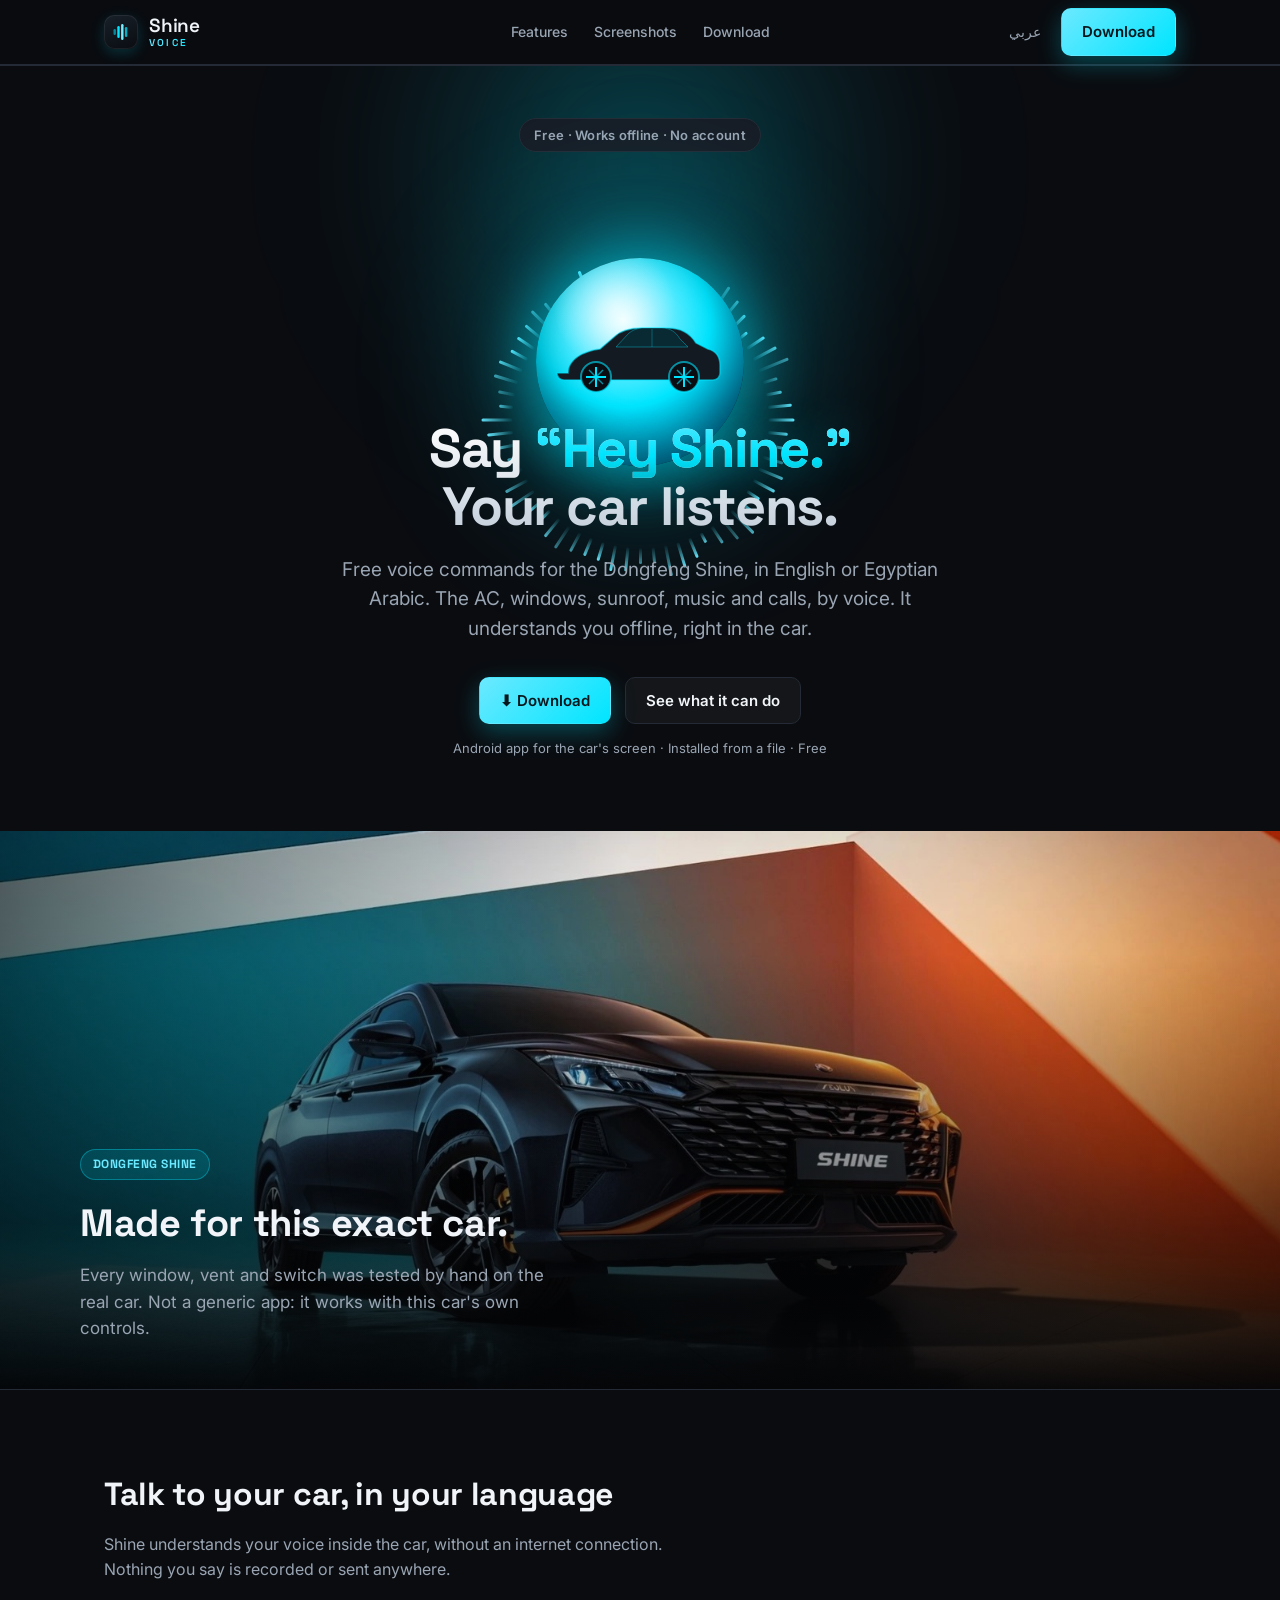
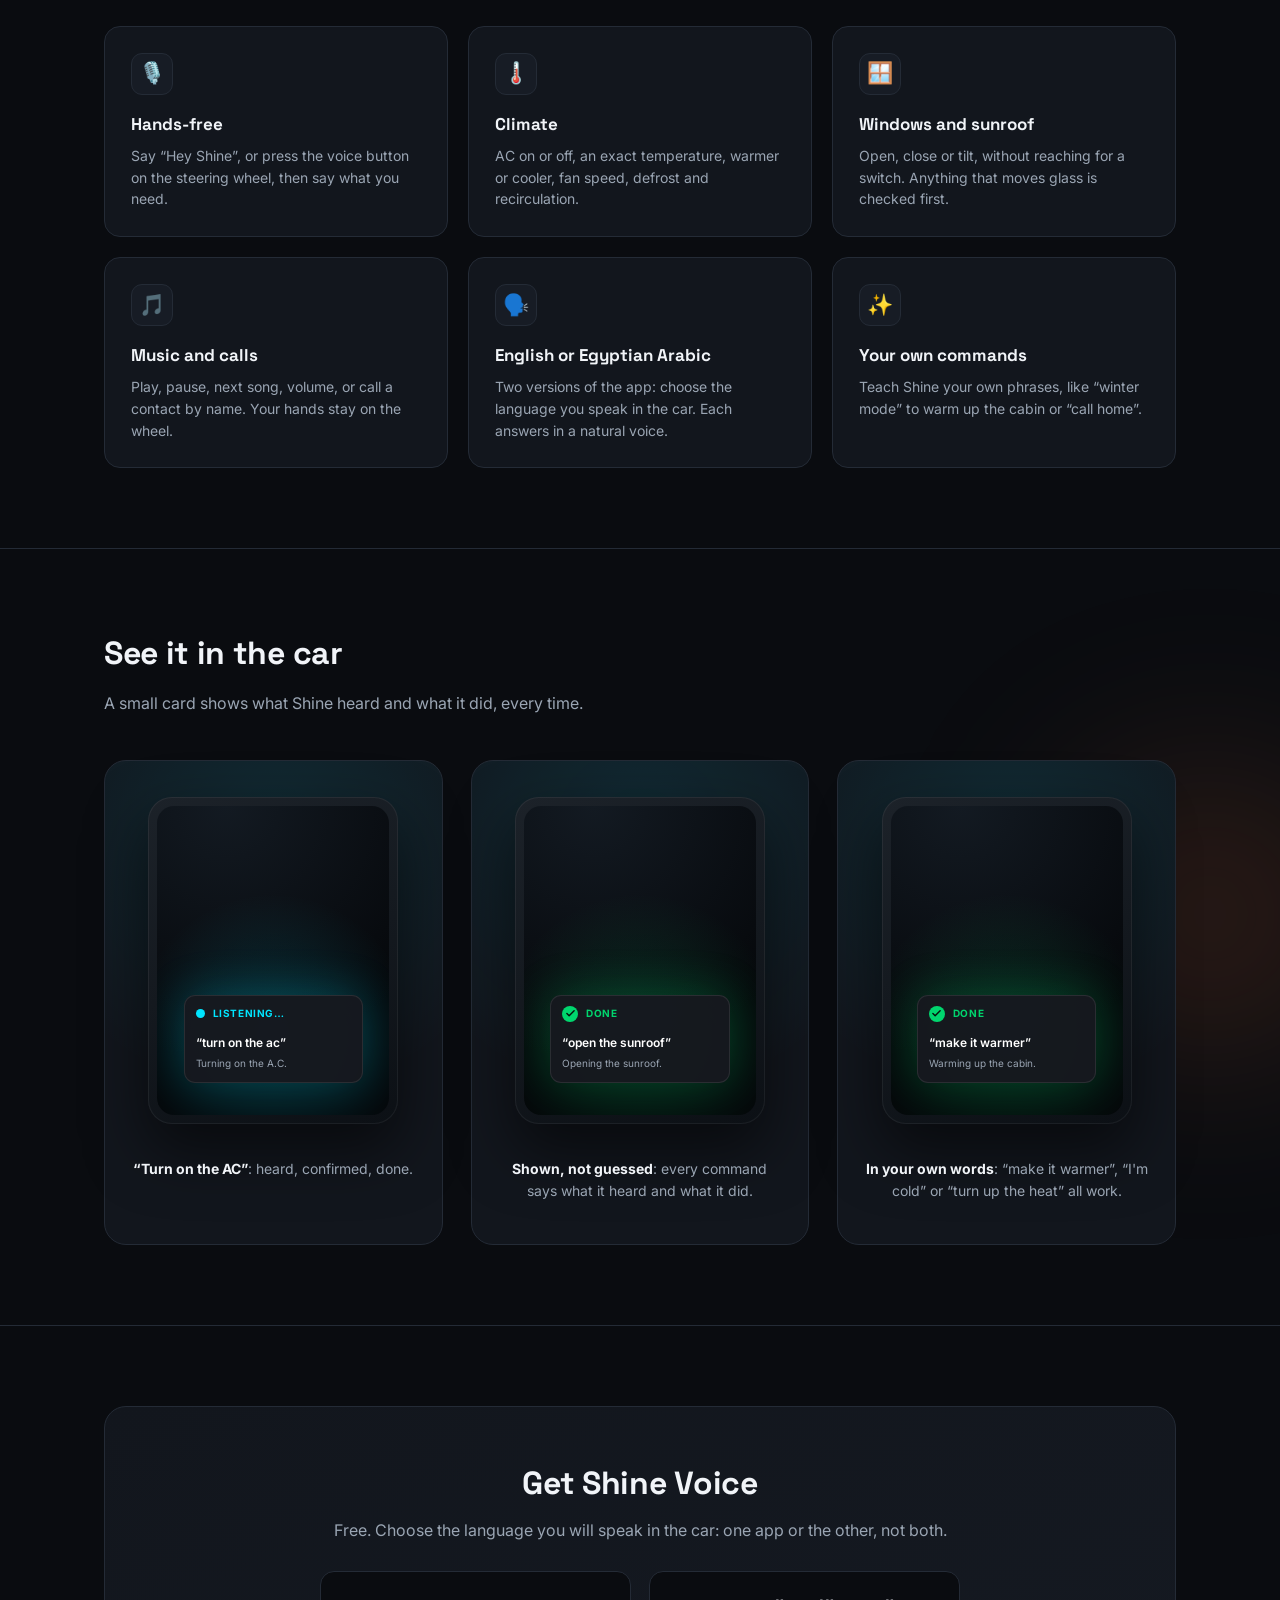
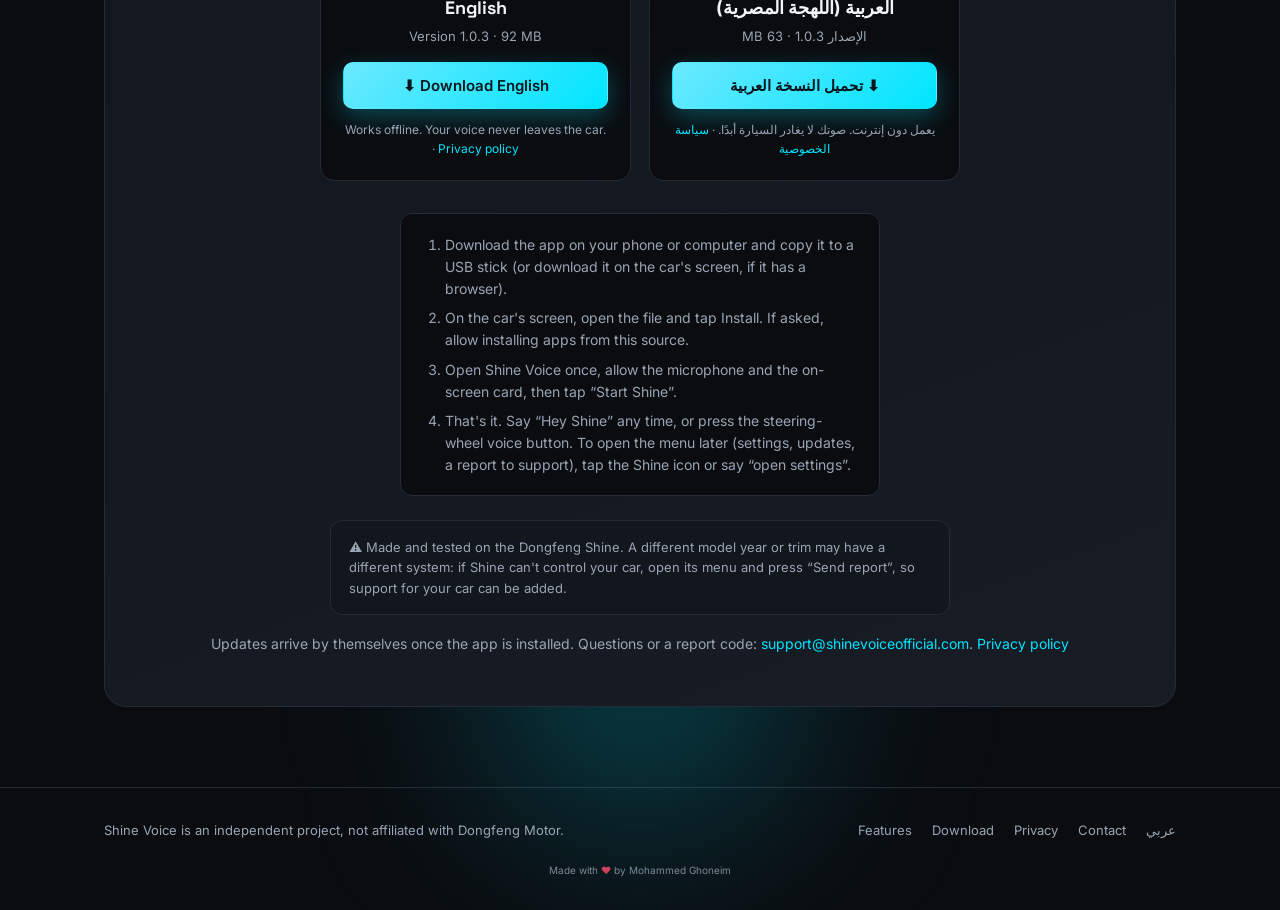
<file: index.html>
<!DOCTYPE html>
<html lang="en">
<head>
<meta charset="UTF-8">
<meta name="viewport" content="width=device-width, initial-scale=1.0">
<title>Shine Voice — Voice commands for the Dongfeng Shine</title>
<meta name="description" content="Free voice commands for the Dongfeng Shine, in English or Egyptian Arabic. Say “Hey Shine” to control the AC, windows, sunroof, music and calls. Works offline.">
<link rel="icon" href="favicon.ico" sizes="any">
<link rel="icon" type="image/png" sizes="32x32" href="assets/icons/favicon-32.png">
<link rel="icon" type="image/png" sizes="192x192" href="assets/icons/icon-192.png">
<link rel="apple-touch-icon" href="assets/icons/apple-touch-icon.png">
<link rel="preconnect" href="https://fonts.googleapis.com">
<link rel="preconnect" href="https://fonts.gstatic.com" crossorigin>
<link href="https://fonts.googleapis.com/css2?family=Space+Grotesk:wght@500;600;700&family=Inter:wght@400;500;600&display=swap" rel="stylesheet">
<link rel="stylesheet" href="style.css?v=6">
</head>
<body>

<header class="nav">
  <div class="wrap">
    <div class="brand">
      <span class="brand-mark">
        <svg width="16" height="16" viewBox="0 0 16 16" fill="none">
          <rect x="0.5" y="5" width="2.4" height="6" rx="1.2" fill="#00e5ff" opacity="0.55"/>
          <rect x="4.3" y="2" width="2.4" height="12" rx="1.2" fill="#00e5ff"/>
          <rect x="8.1" y="0" width="2.4" height="16" rx="1.2" fill="#79edff"/>
          <rect x="11.9" y="3" width="2.4" height="10" rx="1.2" fill="#00e5ff" opacity="0.75"/>
        </svg>
      </span>
      <span class="brand-word"><span class="w1">Shine</span><span class="w2">VOICE</span></span>
    </div>
    <nav class="links">
      <a href="#features">Features</a>
      <a href="#screenshots">Screenshots</a>
      <a href="#download">Download</a>
    </nav>
    <div>
      <a href="ar.html" class="lang-link" lang="ar">عربي</a>
      <a href="#download" class="btn btn-primary">Download</a>
    </div>
  </div>
</header>

<section class="hero">
  <div class="glow glow-cyan" style="width:520px;height:520px;top:-160px;left:50%;transform:translateX(-50%);"></div>
  <div class="wrap">
    <span class="eyebrow">Free · Works offline · No account</span>

    <div class="hero-visual">
      <div class="gram-ring" id="gram-ring"></div>
      <div class="orb"></div>
      <div class="car-wrap car-bob">
        <svg width="180" height="76" viewBox="0 0 180 76" fill="none" xmlns="http://www.w3.org/2000/svg">
          <path d="M18,54 C18,40 34,32 50,30 L64,18 C70,12 80,9 92,9 L118,9 C130,9 140,14 146,24 L158,30
                   C166,32 170,38 170,46 L170,54 C170,58 167,61 163,61 L14,61 C10,61 7,58 7,54 Z"
                fill="#141a22" stroke="rgba(0,229,255,0.55)" stroke-width="1.5"/>
          <path d="M66,28 L78,15 C82,11 88,9 94,9 L112,9 C120,9 126,13 130,20 L138,28 Z"
                fill="#0a2a33" stroke="rgba(0,229,255,0.35)" stroke-width="1"/>
          <line x1="102" y1="10" x2="102" y2="28" stroke="rgba(0,229,255,0.3)" stroke-width="1"/>
          <g transform="translate(46,58)">
            <circle r="15" fill="#0a0d12" stroke="rgba(0,229,255,0.6)" stroke-width="2"/>
            <g class="wheel">
              <line x1="0" y1="-10" x2="0" y2="10" stroke="#00e5ff" stroke-width="2"/>
              <line x1="-10" y1="0" x2="10" y2="0" stroke="#00e5ff" stroke-width="2"/>
              <line x1="-7" y1="-7" x2="7" y2="7" stroke="#00e5ff" stroke-width="1.4" opacity="0.6"/>
              <line x1="-7" y1="7" x2="7" y2="-7" stroke="#00e5ff" stroke-width="1.4" opacity="0.6"/>
            </g>
          </g>
          <g transform="translate(134,58)">
            <circle r="15" fill="#0a0d12" stroke="rgba(0,229,255,0.6)" stroke-width="2"/>
            <g class="wheel">
              <line x1="0" y1="-10" x2="0" y2="10" stroke="#00e5ff" stroke-width="2"/>
              <line x1="-10" y1="0" x2="10" y2="0" stroke="#00e5ff" stroke-width="2"/>
              <line x1="-7" y1="-7" x2="7" y2="7" stroke="#00e5ff" stroke-width="1.4" opacity="0.6"/>
              <line x1="-7" y1="7" x2="7" y2="-7" stroke="#00e5ff" stroke-width="1.4" opacity="0.6"/>
            </g>
          </g>
        </svg>
      </div>
    </div>

    <h1>Say <span class="accent">“Hey Shine.”</span><br>Your car listens.</h1>
    <p class="lead">
      Free voice commands for the Dongfeng Shine, in English or Egyptian Arabic. The AC, windows,
      sunroof, music and calls, by voice. It understands you offline, right in the car.
    </p>
    <div class="cta">
      <a href="#download" class="btn btn-primary">⬇ Download</a>
      <a href="#features" class="btn btn-ghost">See what it can do</a>
    </div>
    <p class="hint">Android app for the car's screen · Installed from a file · Free</p>
  </div>
</section>

<script>
  (function () {
    var ring = document.getElementById('gram-ring');
    var n = 64, radius = 128;
    for (var i = 0; i < n; i++) {
      var bar = document.createElement('div');
      bar.className = 'gram-bar';
      var angle = (360 / n) * i;
      var h = 10 + Math.round(16 * Math.abs(Math.sin(i * 0.7))) + (i % 6 === 0 ? 8 : 0);
      bar.style.height = h + 'px';
      bar.style.opacity = (0.4 + 0.6 * Math.abs(Math.sin(i * 0.5))).toFixed(2);
      bar.style.transform = 'rotate(' + angle + 'deg) translateY(-' + radius + 'px)';
      ring.appendChild(bar);
    }
  })();
</script>

<div class="banner">
  <img src="assets/car-front-studio.jpg" alt="Dongfeng Shine, studio shot">
  <div class="scrim"></div>
  <div class="content">
    <div class="inner">
      <span class="tag">Dongfeng Shine</span>
      <h2>Made for this exact car.</h2>
      <p>Every window, vent and switch was tested by hand on the real car. Not a generic app:
         it works with this car's own controls.</p>
    </div>
  </div>
</div>

<section id="features">
  <div class="wrap">
    <h2>Talk to your car, in your language</h2>
    <p class="section-lead">
      Shine understands your voice inside the car, without an internet connection. Nothing you say is
      recorded or sent anywhere.
    </p>
    <div class="features">
      <div class="feature">
        <div class="icon">🎙️</div>
        <h3>Hands-free</h3>
        <p>Say “Hey Shine”, or press the voice button on the steering wheel, then say what you need.</p>
      </div>
      <div class="feature">
        <div class="icon">🌡️</div>
        <h3>Climate</h3>
        <p>AC on or off, an exact temperature, warmer or cooler, fan speed, defrost and recirculation.</p>
      </div>
      <div class="feature">
        <div class="icon">🪟</div>
        <h3>Windows and sunroof</h3>
        <p>Open, close or tilt, without reaching for a switch. Anything that moves glass is checked first.</p>
      </div>
      <div class="feature">
        <div class="icon">🎵</div>
        <h3>Music and calls</h3>
        <p>Play, pause, next song, volume, or call a contact by name. Your hands stay on the wheel.</p>
      </div>
      <div class="feature">
        <div class="icon">🗣️</div>
        <h3>English or Egyptian Arabic</h3>
        <p>Two versions of the app: choose the language you speak in the car. Each answers in a natural voice.</p>
      </div>
      <div class="feature">
        <div class="icon">✨</div>
        <h3>Your own commands</h3>
        <p>Teach Shine your own phrases, like “winter mode” to warm up the cabin or “call home”.</p>
      </div>
    </div>
  </div>
</section>

<section id="screenshots">
  <div class="glow glow-amber" style="width:420px;height:420px;top:20%;right:-140px;"></div>
  <div class="wrap">
    <h2>See it in the car</h2>
    <p class="section-lead">A small card shows what Shine heard and what it did, every time.</p>

    <div class="screens">
      <div class="device-stage">
        <div class="device-mock">
          <div class="screen">
            <div class="device-card">
              <div class="row"><span class="pulse"></span><span class="status">Listening…</span></div>
              <div class="heard">“turn on the ac”</div>
              <div class="reply">Turning on the A.C.</div>
            </div>
          </div>
        </div>
        <p class="device-caption"><b>“Turn on the AC”</b>: heard, confirmed, done.</p>
      </div>
      <div class="device-stage">
        <div class="device-mock done">
          <div class="screen">
            <div class="device-card done">
              <div class="row">
                <span class="check"><svg viewBox="0 0 10 8" fill="none"><path d="M1 4L3.5 6.5L9 1" stroke="#05130b" stroke-width="1.6" stroke-linecap="round" stroke-linejoin="round"/></svg></span>
                <span class="status">Done</span>
              </div>
              <div class="heard">“open the sunroof”</div>
              <div class="reply">Opening the sunroof.</div>
            </div>
          </div>
        </div>
        <p class="device-caption"><b>Shown, not guessed</b>: every command says what it heard and what it did.</p>
      </div>
      <div class="device-stage">
        <div class="device-mock done">
          <div class="screen">
            <div class="device-card done">
              <div class="row">
                <span class="check"><svg viewBox="0 0 10 8" fill="none"><path d="M1 4L3.5 6.5L9 1" stroke="#05130b" stroke-width="1.6" stroke-linecap="round" stroke-linejoin="round"/></svg></span>
                <span class="status">Done</span>
              </div>
              <div class="heard">“make it warmer”</div>
              <div class="reply">Warming up the cabin.</div>
            </div>
          </div>
        </div>
        <p class="device-caption"><b>In your own words</b>: “make it warmer”, “I'm cold” or “turn up the heat” all work.</p>
      </div>
    </div>
  </div>
</section>

<section id="download">
  <div class="glow glow-cyan" style="width:460px;height:460px;bottom:-120px;left:50%;transform:translateX(-50%);"></div>
  <div class="wrap">
    <div class="download-panel">
      <h2>Get Shine Voice</h2>
      <p>Free. Choose the language you will speak in the car: one app or the other, not both.</p>

      <div class="dl-grid">
        <div class="dl-card">
          <h3>English</h3>
          <p class="meta" id="en-meta">Loading…</p>
          <a href="#" id="en-link" class="btn btn-primary">⬇ Download English</a>
          <p class="dl-note">Works offline. Your voice never leaves the car. · <a href="privacy.html">Privacy policy</a></p>
        </div>
        <div class="dl-card" lang="ar" dir="rtl">
          <h3>العربية (اللهجة المصرية)</h3>
          <p class="meta" id="ar-meta">…</p>
          <a href="#" id="ar-link" class="btn btn-primary">⬇ تحميل النسخة العربية</a>
          <p class="dl-note">يعمل دون إنترنت. صوتك لا يغادر السيارة أبدًا. · <a href="privacy.html#ar">سياسة الخصوصية</a></p>
        </div>
      </div>

      <div class="install-steps">
        <ol>
          <li>Download the app on your phone or computer and copy it to a USB stick (or download it on the car's screen, if it has a browser).</li>
          <li>On the car's screen, open the file and tap Install. If asked, allow installing apps from this source.</li>
          <li>Open Shine Voice once, allow the microphone and the on-screen card, then tap “Start Shine”.</li>
          <li>That's it. Say “Hey Shine” any time, or press the steering-wheel voice button. To open the menu later (settings, updates, a report to support), tap the Shine icon or say “open settings”.</li>
        </ol>
      </div>

      <div class="compat-note">
        ⚠️ Made and tested on the Dongfeng Shine. A different model year or trim may have a different
        system: if Shine can't control your car, open its menu and press “Send report”, so support for
        your car can be added.
      </div>
      <p style="margin:18px 0 0;font-size:14px">Updates arrive by themselves once the app is installed. Questions or a report code: <a href="mailto:support@shinevoiceofficial.com">support@shinevoiceofficial.com</a>. <a href="privacy.html">Privacy policy</a></p>
    </div>
  </div>
</section>

<footer>
  <div class="wrap">
    <p>Shine Voice is an independent project, not affiliated with Dongfeng Motor.</p>
    <div class="foot-links">
      <a href="#features">Features</a>
      <a href="#download">Download</a>
      <a href="privacy.html">Privacy</a>
      <a href="mailto:support@shinevoiceofficial.com">Contact</a>
      <a href="ar.html" lang="ar">عربي</a>
    </div>
  </div>
  <p class="made-by" dir="ltr">Made with <span class="heart" aria-label="love">❤️</span> by Mohammed Ghoneim</p>
</footer>

<script>
  // The current app builds: releases.json is updated with every release.
  fetch('releases.json', { cache: 'no-store' })
    .then(function (r) { return r.ok ? r.json() : Promise.reject(); })
    .then(function (data) {
      [['en', 'Version '], ['ar', 'الإصدار ']].forEach(function (x) {
        var r = data[x[0]];
        if (!r) return;
        document.getElementById(x[0] + '-link').href = r.url;
        document.getElementById(x[0] + '-meta').textContent = x[1] + r.versionName + ' · ' + r.sizeMB + ' MB';
      });
    })
    .catch(function () {
      document.getElementById('en-meta').textContent = 'Not available right now';
      document.getElementById('ar-meta').textContent = 'غير متاح حالياً';
    });
</script>

</body>
</html>
</file>
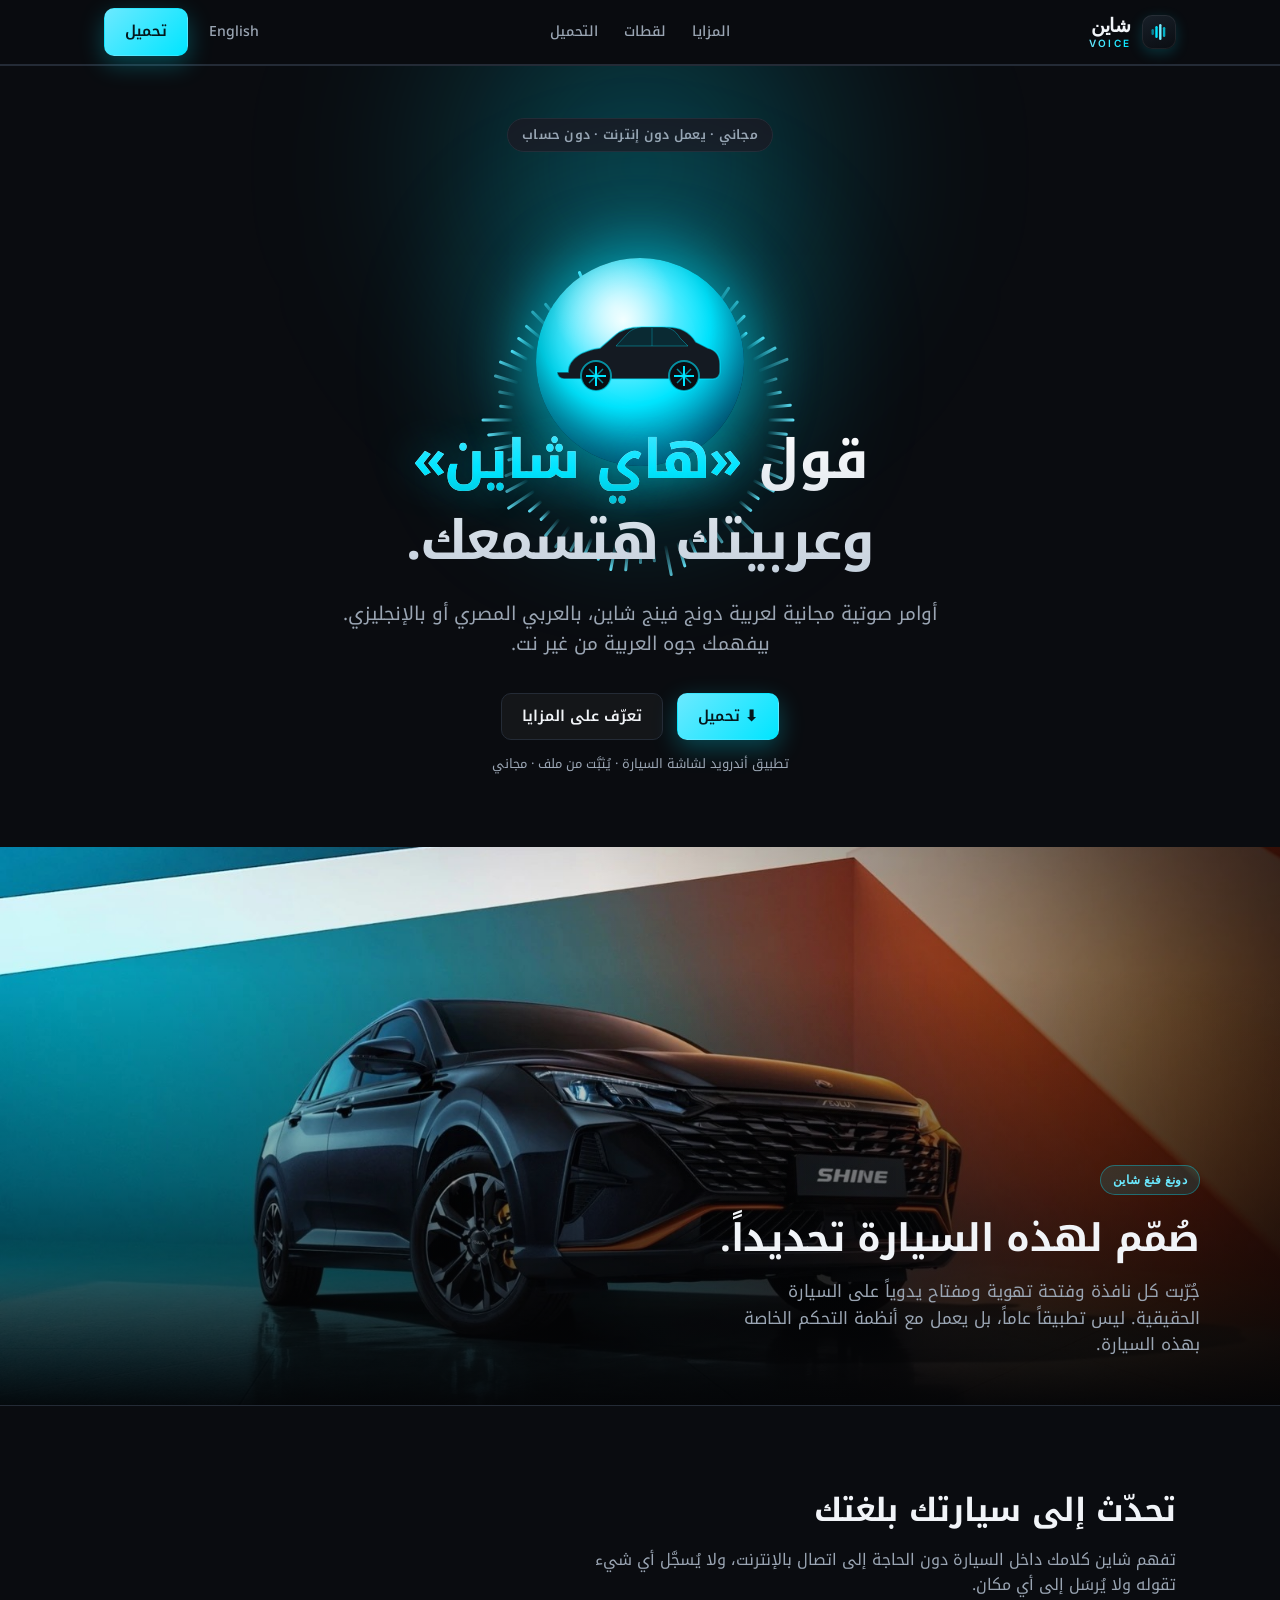
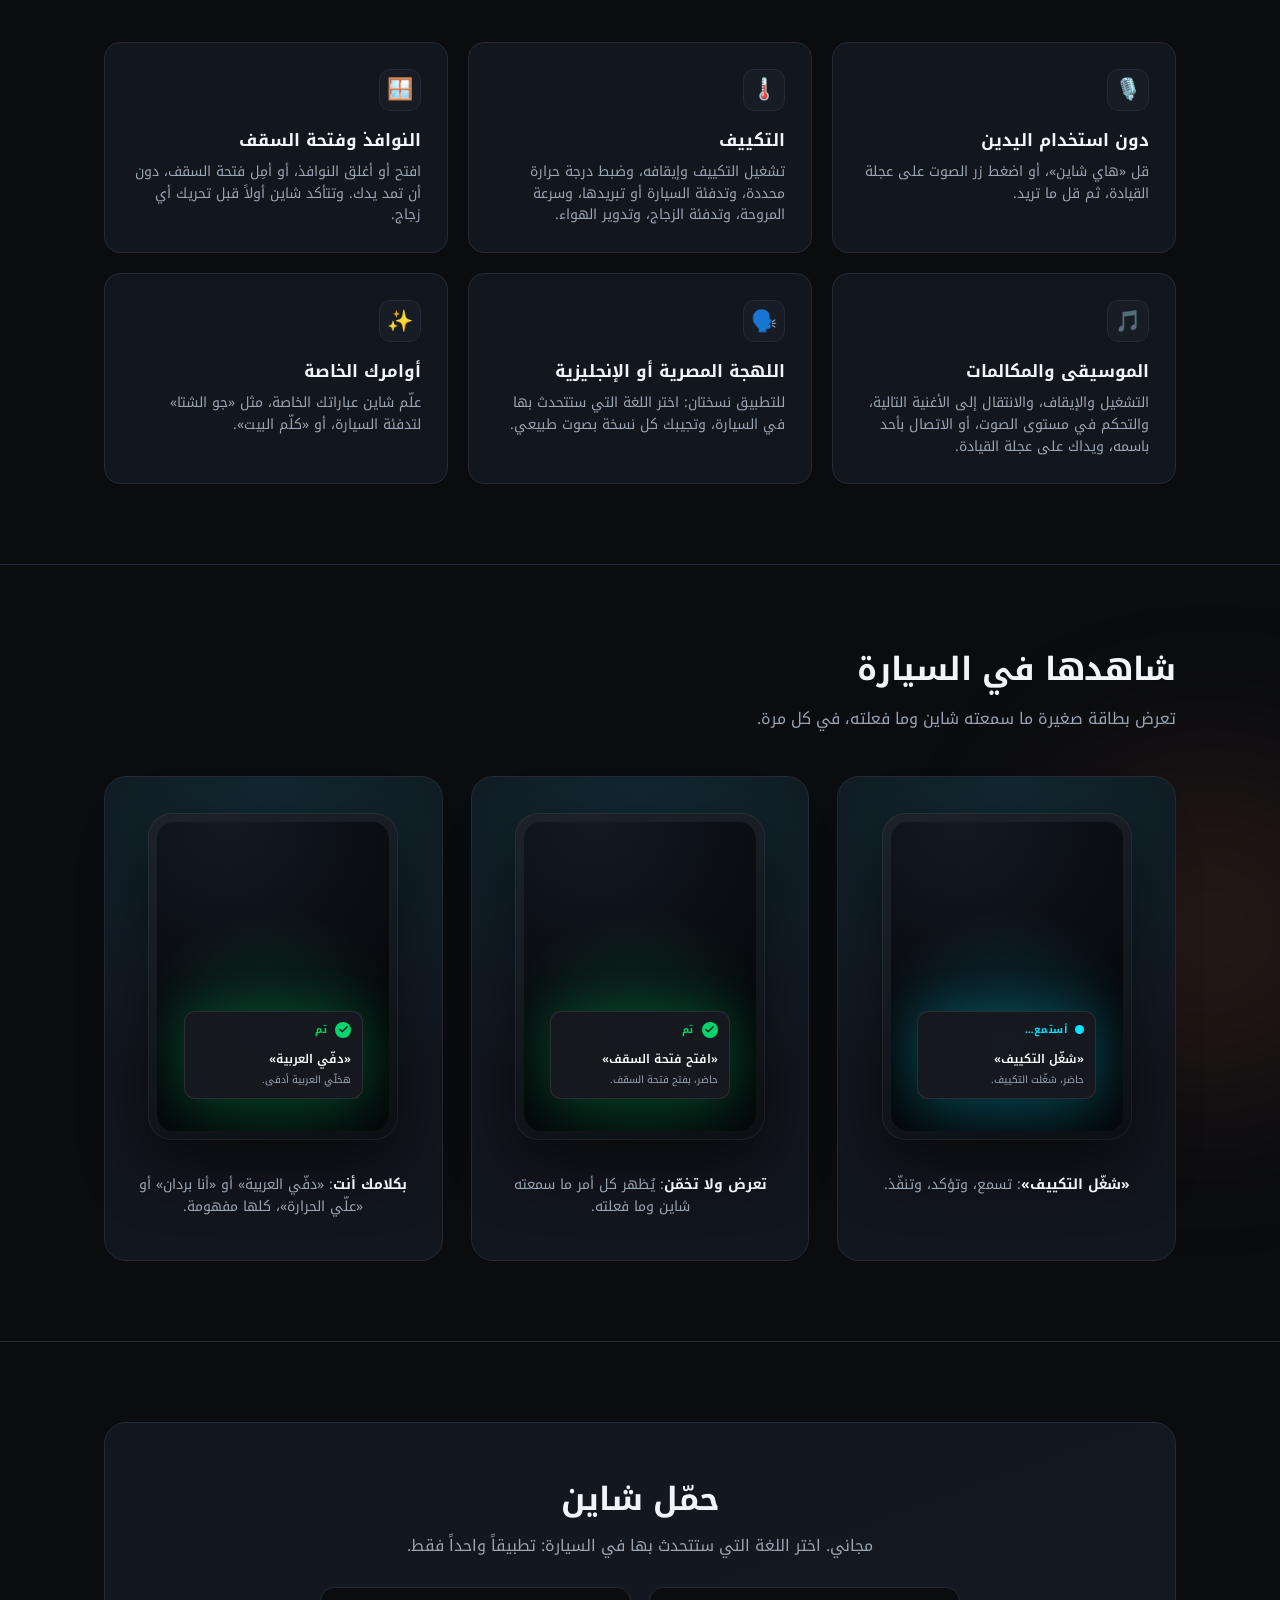
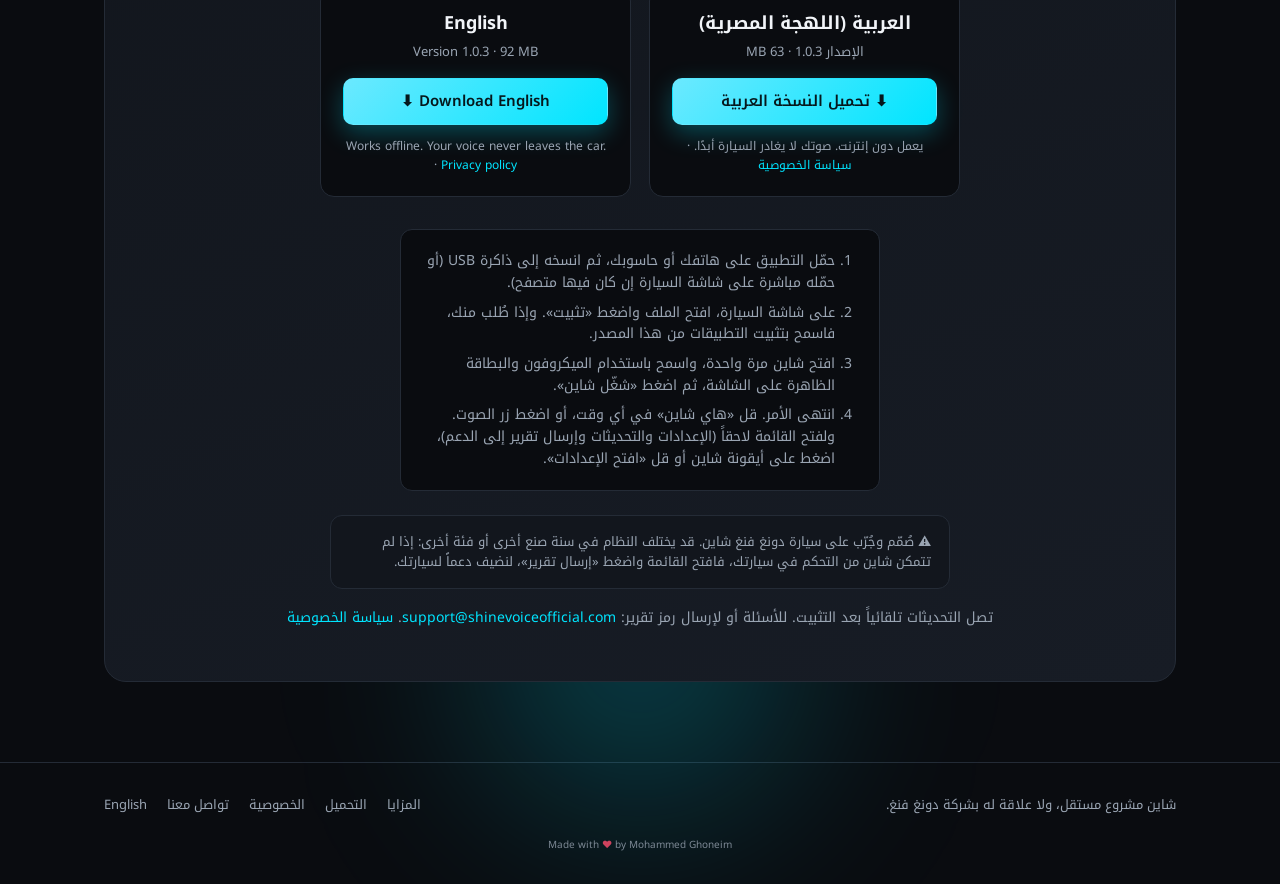
<file: ar.html>
<!DOCTYPE html>
<html lang="ar" dir="rtl">
<head>
<meta charset="UTF-8">
<meta name="viewport" content="width=device-width, initial-scale=1.0">
<title>شاين — أوامر صوتية لسيارة دونغ فنغ شاين</title>
<meta name="description" content="أوامر صوتية مجانية لسيارة دونغ فنغ شاين، باللهجة المصرية أو بالإنجليزية. قل «هاي شاين» وتحكّم في التكييف والنوافذ وفتحة السقف والموسيقى والمكالمات، دون الحاجة إلى الإنترنت.">
<link rel="icon" href="favicon.ico" sizes="any">
<link rel="icon" type="image/png" sizes="32x32" href="assets/icons/favicon-32.png">
<link rel="icon" type="image/png" sizes="192x192" href="assets/icons/icon-192.png">
<link rel="apple-touch-icon" href="assets/icons/apple-touch-icon.png">
<link rel="preconnect" href="https://fonts.googleapis.com">
<link rel="preconnect" href="https://fonts.gstatic.com" crossorigin>
<link href="https://fonts.googleapis.com/css2?family=Noto+Kufi+Arabic:wght@400;500;600;700&family=Inter:wght@400;500;600&display=swap" rel="stylesheet">
<link rel="stylesheet" href="style.css?v=6">
</head>
<body>

<header class="nav">
  <div class="wrap">
    <div class="brand">
      <span class="brand-mark">
        <svg width="16" height="16" viewBox="0 0 16 16" fill="none">
          <rect x="0.5" y="5" width="2.4" height="6" rx="1.2" fill="#00e5ff" opacity="0.55"/>
          <rect x="4.3" y="2" width="2.4" height="12" rx="1.2" fill="#00e5ff"/>
          <rect x="8.1" y="0" width="2.4" height="16" rx="1.2" fill="#79edff"/>
          <rect x="11.9" y="3" width="2.4" height="10" rx="1.2" fill="#00e5ff" opacity="0.75"/>
        </svg>
      </span>
      <span class="brand-word"><span class="w1">شاين</span><span class="w2">VOICE</span></span>
    </div>
    <nav class="links">
      <a href="#features">المزايا</a>
      <a href="#screenshots">لقطات</a>
      <a href="#download">التحميل</a>
    </nav>
    <div>
      <a href="index.html" class="lang-link" lang="en">English</a>
      <a href="#download" class="btn btn-primary">تحميل</a>
    </div>
  </div>
</header>

<section class="hero">
  <div class="glow glow-cyan" style="width:520px;height:520px;top:-160px;left:50%;transform:translateX(-50%);"></div>
  <div class="wrap">
    <span class="eyebrow">مجاني · يعمل دون إنترنت · دون حساب</span>

    <div class="hero-visual">
      <div class="gram-ring" id="gram-ring"></div>
      <div class="orb"></div>
      <div class="car-wrap car-bob">
        <svg width="180" height="76" viewBox="0 0 180 76" fill="none" xmlns="http://www.w3.org/2000/svg">
          <path d="M18,54 C18,40 34,32 50,30 L64,18 C70,12 80,9 92,9 L118,9 C130,9 140,14 146,24 L158,30
                   C166,32 170,38 170,46 L170,54 C170,58 167,61 163,61 L14,61 C10,61 7,58 7,54 Z"
                fill="#141a22" stroke="rgba(0,229,255,0.55)" stroke-width="1.5"/>
          <path d="M66,28 L78,15 C82,11 88,9 94,9 L112,9 C120,9 126,13 130,20 L138,28 Z"
                fill="#0a2a33" stroke="rgba(0,229,255,0.35)" stroke-width="1"/>
          <line x1="102" y1="10" x2="102" y2="28" stroke="rgba(0,229,255,0.3)" stroke-width="1"/>
          <g transform="translate(46,58)">
            <circle r="15" fill="#0a0d12" stroke="rgba(0,229,255,0.6)" stroke-width="2"/>
            <g class="wheel">
              <line x1="0" y1="-10" x2="0" y2="10" stroke="#00e5ff" stroke-width="2"/>
              <line x1="-10" y1="0" x2="10" y2="0" stroke="#00e5ff" stroke-width="2"/>
              <line x1="-7" y1="-7" x2="7" y2="7" stroke="#00e5ff" stroke-width="1.4" opacity="0.6"/>
              <line x1="-7" y1="7" x2="7" y2="-7" stroke="#00e5ff" stroke-width="1.4" opacity="0.6"/>
            </g>
          </g>
          <g transform="translate(134,58)">
            <circle r="15" fill="#0a0d12" stroke="rgba(0,229,255,0.6)" stroke-width="2"/>
            <g class="wheel">
              <line x1="0" y1="-10" x2="0" y2="10" stroke="#00e5ff" stroke-width="2"/>
              <line x1="-10" y1="0" x2="10" y2="0" stroke="#00e5ff" stroke-width="2"/>
              <line x1="-7" y1="-7" x2="7" y2="7" stroke="#00e5ff" stroke-width="1.4" opacity="0.6"/>
              <line x1="-7" y1="7" x2="7" y2="-7" stroke="#00e5ff" stroke-width="1.4" opacity="0.6"/>
            </g>
          </g>
        </svg>
      </div>
    </div>

    <h1>قول <span class="accent">«هاي شاين»</span><br>وعربيتك هتسمعك.</h1>
    <p class="lead">
      أوامر صوتية مجانية لعربية دونج فينج شاين، بالعربي المصري أو بالإنجليزي. بيفهمك جوه العربية من غير نت.
    </p>
    <div class="cta">
      <a href="#download" class="btn btn-primary">⬇ تحميل</a>
      <a href="#features" class="btn btn-ghost">تعرّف على المزايا</a>
    </div>
    <p class="hint">تطبيق أندرويد لشاشة السيارة · يُثبَّت من ملف · مجاني</p>
  </div>
</section>

<script>
  (function () {
    var ring = document.getElementById('gram-ring');
    var n = 64, radius = 128;
    for (var i = 0; i < n; i++) {
      var bar = document.createElement('div');
      bar.className = 'gram-bar';
      var angle = (360 / n) * i;
      var h = 10 + Math.round(16 * Math.abs(Math.sin(i * 0.7))) + (i % 6 === 0 ? 8 : 0);
      bar.style.height = h + 'px';
      bar.style.opacity = (0.4 + 0.6 * Math.abs(Math.sin(i * 0.5))).toFixed(2);
      bar.style.transform = 'rotate(' + angle + 'deg) translateY(-' + radius + 'px)';
      ring.appendChild(bar);
    }
  })();
</script>

<div class="banner">
  <img src="assets/car-front-studio.jpg" alt="دونغ فنغ شاين">
  <div class="scrim"></div>
  <div class="content">
    <div class="inner">
      <span class="tag">دونغ فنغ شاين</span>
      <h2>صُمّم لهذه السيارة تحديداً.</h2>
      <p>جُرّبت كل نافذة وفتحة تهوية ومفتاح يدوياً على السيارة الحقيقية. ليس تطبيقاً عاماً، بل يعمل مع أنظمة التحكم الخاصة بهذه السيارة.</p>
    </div>
  </div>
</div>

<section id="features">
  <div class="wrap">
    <h2>تحدّث إلى سيارتك بلغتك</h2>
    <p class="section-lead">
      تفهم شاين كلامك داخل السيارة دون الحاجة إلى اتصال بالإنترنت، ولا يُسجَّل أي شيء تقوله ولا يُرسَل إلى أي مكان.
    </p>
    <div class="features">
      <div class="feature">
        <div class="icon">🎙️</div>
        <h3>دون استخدام اليدين</h3>
        <p>قل «هاي شاين»، أو اضغط زر الصوت على عجلة القيادة، ثم قل ما تريد.</p>
      </div>
      <div class="feature">
        <div class="icon">🌡️</div>
        <h3>التكييف</h3>
        <p>تشغيل التكييف وإيقافه، وضبط درجة حرارة محددة، وتدفئة السيارة أو تبريدها، وسرعة المروحة، وتدفئة الزجاج، وتدوير الهواء.</p>
      </div>
      <div class="feature">
        <div class="icon">🪟</div>
        <h3>النوافذ وفتحة السقف</h3>
        <p>افتح أو أغلق النوافذ، أو أمِل فتحة السقف، دون أن تمد يدك. وتتأكد شاين أولاً قبل تحريك أي زجاج.</p>
      </div>
      <div class="feature">
        <div class="icon">🎵</div>
        <h3>الموسيقى والمكالمات</h3>
        <p>التشغيل والإيقاف، والانتقال إلى الأغنية التالية، والتحكم في مستوى الصوت، أو الاتصال بأحد باسمه، ويداك على عجلة القيادة.</p>
      </div>
      <div class="feature">
        <div class="icon">🗣️</div>
        <h3>اللهجة المصرية أو الإنجليزية</h3>
        <p>للتطبيق نسختان: اختر اللغة التي ستتحدث بها في السيارة، وتجيبك كل نسخة بصوت طبيعي.</p>
      </div>
      <div class="feature">
        <div class="icon">✨</div>
        <h3>أوامرك الخاصة</h3>
        <p>علّم شاين عباراتك الخاصة، مثل «جو الشتا» لتدفئة السيارة، أو «كلّم البيت».</p>
      </div>
    </div>
  </div>
</section>

<section id="screenshots">
  <div class="glow glow-amber" style="width:420px;height:420px;top:20%;right:-140px;"></div>
  <div class="wrap">
    <h2>شاهدها في السيارة</h2>
    <p class="section-lead">تعرض بطاقة صغيرة ما سمعته شاين وما فعلته، في كل مرة.</p>

    <div class="screens">
      <div class="device-stage">
        <div class="device-mock">
          <div class="screen">
            <div class="device-card">
              <div class="row">
                <span class="pulse"></span>
                <span class="status">أستمع…</span>
              </div>
              <div class="heard">«شغّل التكييف»</div>
              <div class="reply">حاضر، شغّلت التكييف.</div>
            </div>
          </div>
        </div>
        <p class="device-caption"><b>«شغّل التكييف»</b>: تسمع، وتؤكد، وتنفّذ.</p>
      </div>
      <div class="device-stage">
        <div class="device-mock done">
          <div class="screen">
            <div class="device-card done">
              <div class="row">
                <span class="check"><svg viewBox="0 0 10 8" fill="none"><path d="M1 4L3.5 6.5L9 1" stroke="#05130b" stroke-width="1.6" stroke-linecap="round" stroke-linejoin="round"/></svg></span>
                <span class="status">تم</span>
              </div>
              <div class="heard">«افتح فتحة السقف»</div>
              <div class="reply">حاضر، بفتح فتحة السقف.</div>
            </div>
          </div>
        </div>
        <p class="device-caption"><b>تعرض ولا تخمّن</b>: يُظهر كل أمر ما سمعته شاين وما فعلته.</p>
      </div>
      <div class="device-stage">
        <div class="device-mock done">
          <div class="screen">
            <div class="device-card done">
              <div class="row">
                <span class="check"><svg viewBox="0 0 10 8" fill="none"><path d="M1 4L3.5 6.5L9 1" stroke="#05130b" stroke-width="1.6" stroke-linecap="round" stroke-linejoin="round"/></svg></span>
                <span class="status">تم</span>
              </div>
              <div class="heard">«دفّي العربية»</div>
              <div class="reply">هخلّي العربية أدفى.</div>
            </div>
          </div>
        </div>
        <p class="device-caption"><b>بكلامك أنت</b>: «دفّي العربية» أو «أنا بردان» أو «علّي الحرارة»، كلها مفهومة.</p>
      </div>
    </div>
  </div>
</section>

<section id="download">
  <div class="glow glow-cyan" style="width:460px;height:460px;bottom:-120px;left:50%;transform:translateX(-50%);"></div>
  <div class="wrap">
    <div class="download-panel">
      <h2>حمّل شاين</h2>
      <p>مجاني. اختر اللغة التي ستتحدث بها في السيارة: تطبيقاً واحداً فقط.</p>

      <div class="dl-grid">
        <div class="dl-card">
          <h3>العربية (اللهجة المصرية)</h3>
          <p class="meta" id="ar-meta">…</p>
          <a href="#" id="ar-link" class="btn btn-primary">⬇ تحميل النسخة العربية</a>
          <p class="dl-note">يعمل دون إنترنت. صوتك لا يغادر السيارة أبدًا. · <a href="privacy.html#ar">سياسة الخصوصية</a></p>
        </div>
        <div class="dl-card" lang="en" dir="ltr">
          <h3>English</h3>
          <p class="meta" id="en-meta">Loading…</p>
          <a href="#" id="en-link" class="btn btn-primary">⬇ Download English</a>
          <p class="dl-note">Works offline. Your voice never leaves the car. · <a href="privacy.html">Privacy policy</a></p>
        </div>
      </div>

      <div class="install-steps">
        <ol>
          <li>حمّل التطبيق على هاتفك أو حاسوبك، ثم انسخه إلى ذاكرة USB (أو حمّله مباشرة على شاشة السيارة إن كان فيها متصفح).</li>
          <li>على شاشة السيارة، افتح الملف واضغط «تثبيت». وإذا طُلب منك، فاسمح بتثبيت التطبيقات من هذا المصدر.</li>
          <li>افتح شاين مرة واحدة، واسمح باستخدام الميكروفون والبطاقة الظاهرة على الشاشة، ثم اضغط «شغّل شاين».</li>
          <li>انتهى الأمر. قل «هاي شاين» في أي وقت، أو اضغط زر الصوت. ولفتح القائمة لاحقاً (الإعدادات والتحديثات وإرسال تقرير إلى الدعم)، اضغط على أيقونة شاين أو قل «افتح الإعدادات».</li>
        </ol>
      </div>

      <div class="compat-note">
        ⚠️ صُمّم وجُرّب على سيارة دونغ فنغ شاين. قد يختلف النظام في سنة صنع أخرى أو فئة أخرى:
        إذا لم تتمكن شاين من التحكم في سيارتك، فافتح القائمة واضغط «إرسال تقرير»، لنضيف دعماً لسيارتك.
      </div>
      <p style="margin:18px 0 0;font-size:14px">تصل التحديثات تلقائياً بعد التثبيت. للأسئلة أو لإرسال رمز تقرير: <span dir="ltr"><a href="mailto:support@shinevoiceofficial.com">support@shinevoiceofficial.com</a></span>. <a href="privacy.html#ar">سياسة الخصوصية</a></p>
    </div>
  </div>
</section>

<footer>
  <div class="wrap">
    <p>شاين مشروع مستقل، ولا علاقة له بشركة دونغ فنغ.</p>
    <div class="foot-links">
      <a href="#features">المزايا</a>
      <a href="#download">التحميل</a>
      <a href="privacy.html#ar">الخصوصية</a>
      <a href="mailto:support@shinevoiceofficial.com">تواصل معنا</a>
      <a href="index.html" lang="en">English</a>
    </div>
  </div>
  <p class="made-by" dir="ltr">Made with <span class="heart" aria-label="love">❤️</span> by Mohammed Ghoneim</p>
</footer>

<script>
  fetch('releases.json', { cache: 'no-store' })
    .then(function (r) { return r.ok ? r.json() : Promise.reject(); })
    .then(function (data) {
      [['ar', 'الإصدار '], ['en', 'Version ']].forEach(function (x) {
        var r = data[x[0]];
        if (!r) return;
        document.getElementById(x[0] + '-link').href = r.url;
        document.getElementById(x[0] + '-meta').textContent = x[1] + r.versionName + ' · ' + r.sizeMB + ' MB';
      });
    })
    .catch(function () {
      document.getElementById('ar-meta').textContent = 'غير متاح حالياً';
      document.getElementById('en-meta').textContent = 'Not available right now';
    });
</script>

</body>
</html>
</file>
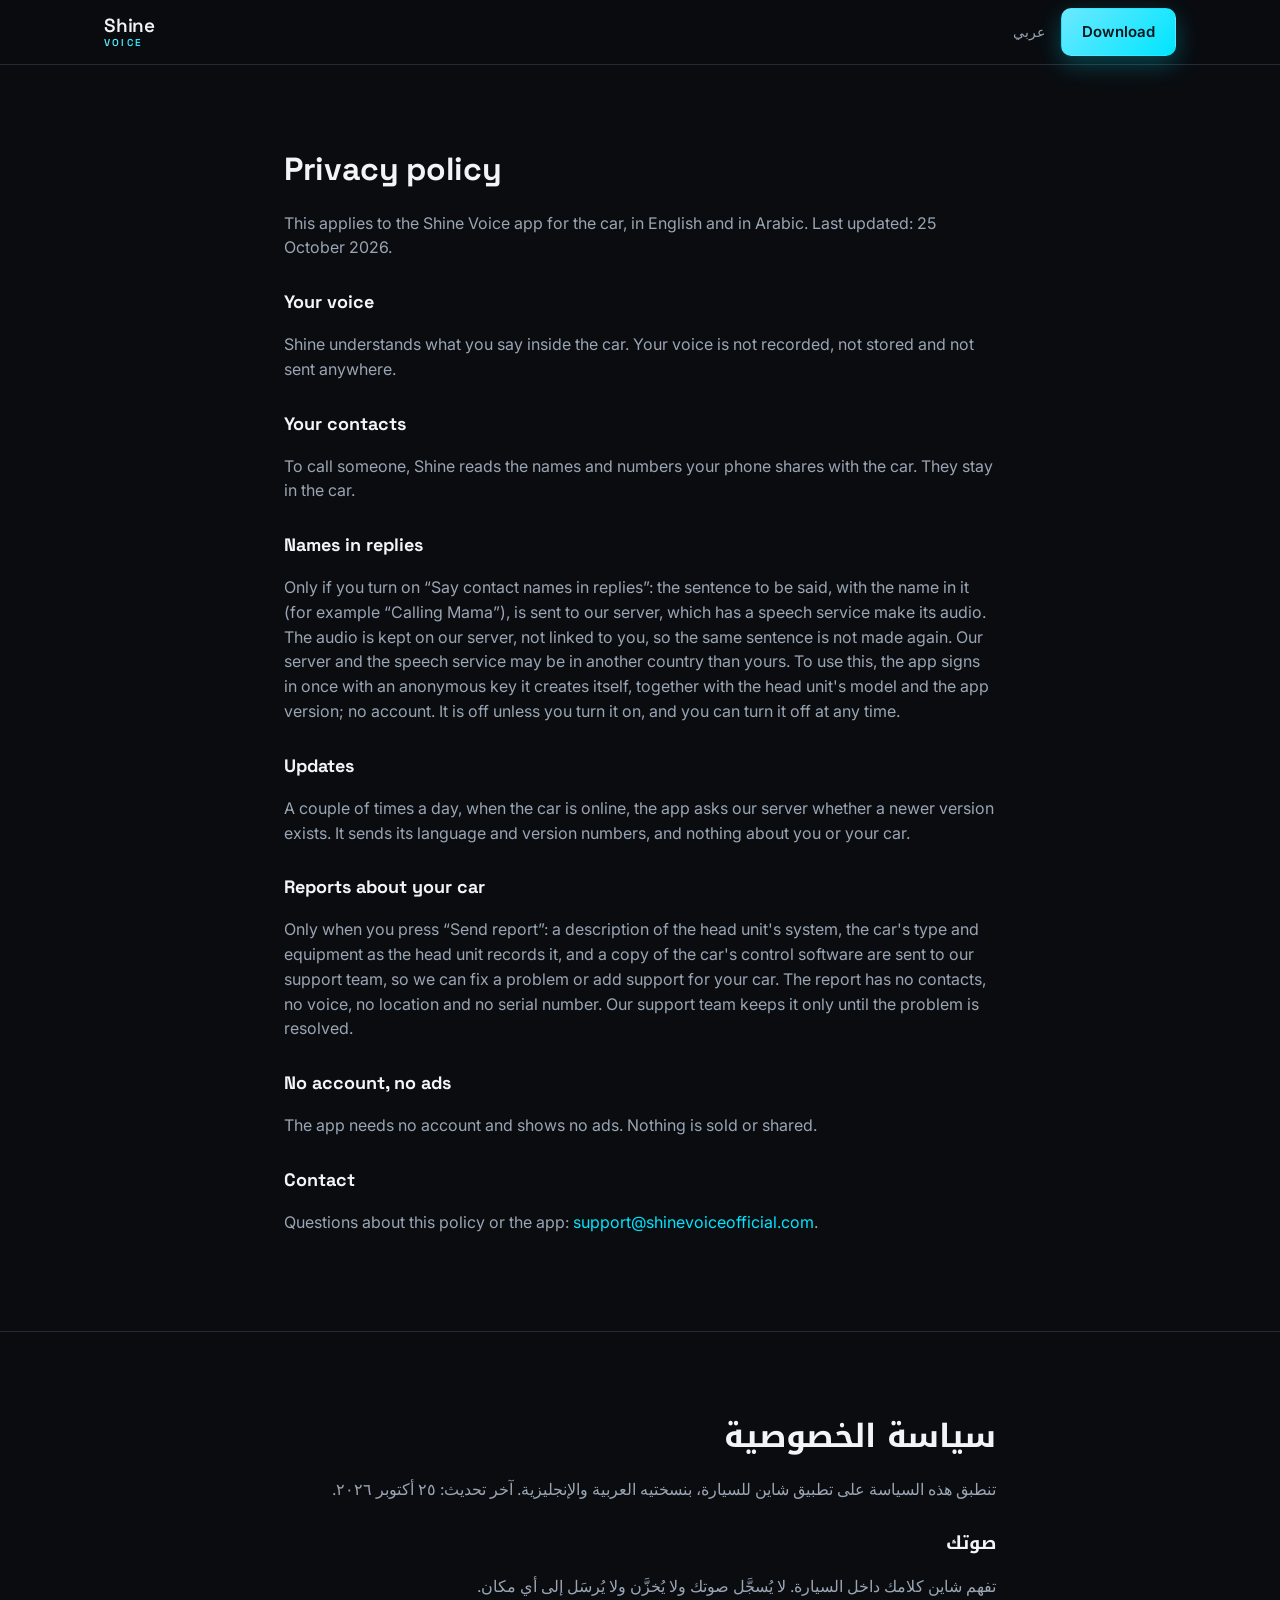
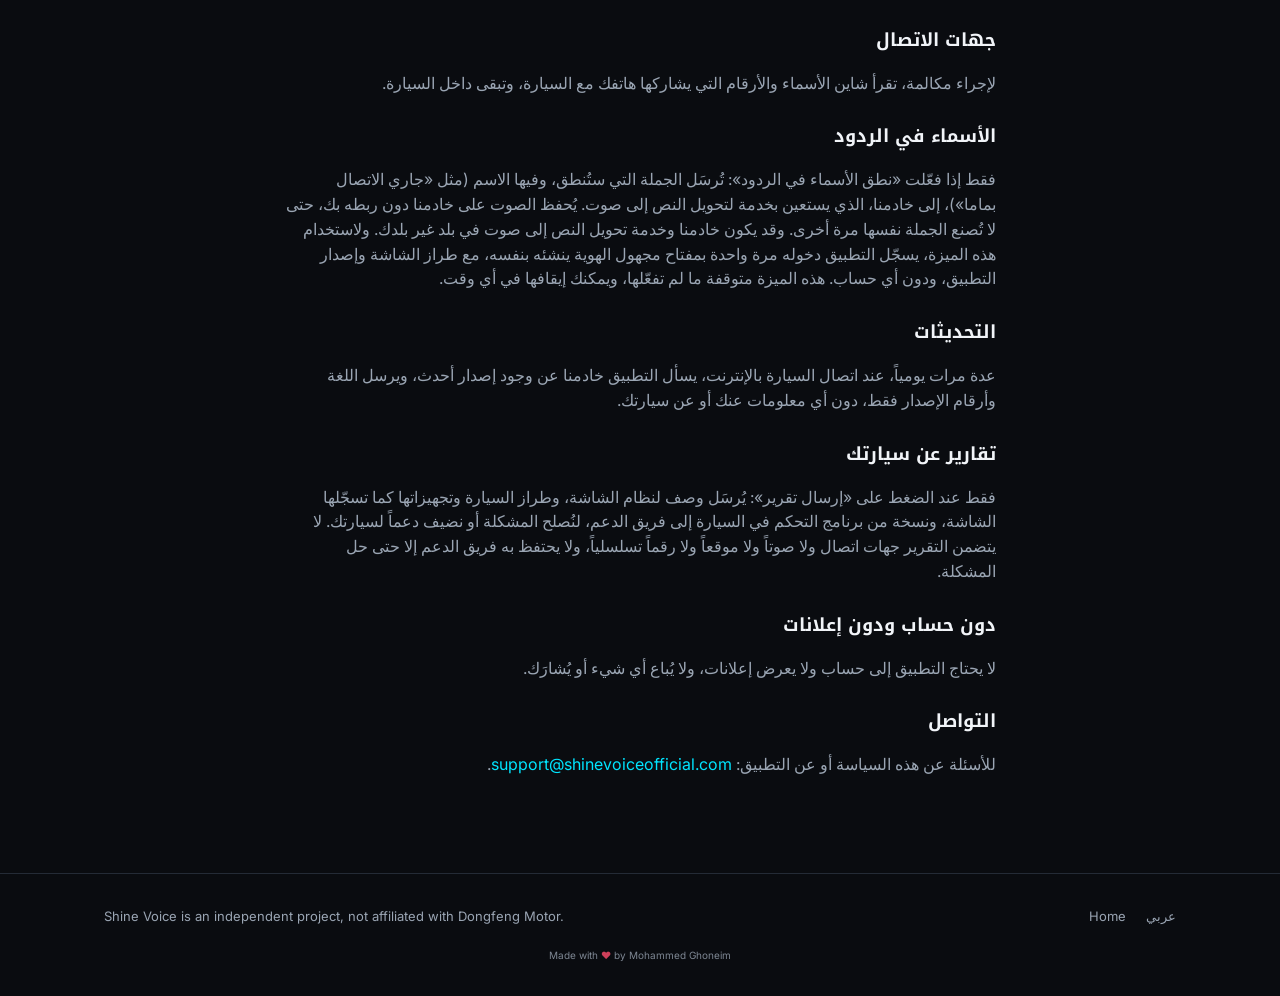
<file: privacy.html>
<!DOCTYPE html>
<html lang="en">
<head>
<meta charset="UTF-8">
<meta name="viewport" content="width=device-width, initial-scale=1.0">
<title>Shine Voice — Privacy policy</title>
<meta name="description" content="How the Shine Voice app treats your voice, your contacts and your car's information.">
<link rel="icon" href="favicon.ico" sizes="any">
<link rel="icon" type="image/png" sizes="32x32" href="assets/icons/favicon-32.png">
<link rel="icon" type="image/png" sizes="192x192" href="assets/icons/icon-192.png">
<link rel="apple-touch-icon" href="assets/icons/apple-touch-icon.png">
<link rel="preconnect" href="https://fonts.googleapis.com">
<link rel="preconnect" href="https://fonts.gstatic.com" crossorigin>
<link href="https://fonts.googleapis.com/css2?family=Space+Grotesk:wght@500;600;700&family=Inter:wght@400;500;600&family=Noto+Kufi+Arabic:wght@400;600&display=swap" rel="stylesheet">
<link rel="stylesheet" href="style.css?v=6">
</head>
<body>
<header class="nav">
  <div class="wrap">
    <a href="index.html" class="brand" style="text-decoration:none">
      <span class="brand-word"><span class="w1">Shine</span><span class="w2">VOICE</span></span>
    </a>
    <div><a href="#ar" class="lang-link" lang="ar">عربي</a><a href="index.html#download" class="btn btn-primary">Download</a></div>
  </div>
</header>

<section style="border-top:none">
  <div class="wrap prose">
    <h2>Privacy policy</h2>
    <p>This applies to the Shine Voice app for the car, in English and in Arabic. Last updated: 25 October 2026.</p>
    <h3>Your voice</h3>
    <p>Shine understands what you say inside the car. Your voice is not recorded, not stored and not sent anywhere.</p>
    <h3>Your contacts</h3>
    <p>To call someone, Shine reads the names and numbers your phone shares with the car. They stay in the car.</p>
    <h3>Names in replies</h3>
    <p>Only if you turn on “Say contact names in replies”: the sentence to be said, with the name in it (for example “Calling Mama”), is sent to our server, which has a speech service make its audio. The audio is kept on our server, not linked to you, so the same sentence is not made again. Our server and the speech service may be in another country than yours. To use this, the app signs in once with an anonymous key it creates itself, together with the head unit&#x27;s model and the app version; no account. It is off unless you turn it on, and you can turn it off at any time.</p>
    <h3>Updates</h3>
    <p>A couple of times a day, when the car is online, the app asks our server whether a newer version exists. It sends its language and version numbers, and nothing about you or your car.</p>
    <h3>Reports about your car</h3>
    <p>Only when you press “Send report”: a description of the head unit&#x27;s system, the car&#x27;s type and equipment as the head unit records it, and a copy of the car&#x27;s control software are sent to our support team, so we can fix a problem or add support for your car. The report has no contacts, no voice, no location and no serial number. Our support team keeps it only until the problem is resolved.</p>
    <h3>No account, no ads</h3>
    <p>The app needs no account and shows no ads. Nothing is sold or shared.</p>
    <h3>Contact</h3>
    <p>Questions about this policy or the app: <a href="mailto:support@shinevoiceofficial.com">support@shinevoiceofficial.com</a>.</p>
  </div>
</section>

<section id="ar" lang="ar" dir="rtl">
  <div class="wrap prose">
    <h2>سياسة الخصوصية</h2>
    <p>تنطبق هذه السياسة على تطبيق شاين للسيارة، بنسختيه العربية والإنجليزية. آخر تحديث: ٢٥ أكتوبر ٢٠٢٦.</p>
    <h3>صوتك</h3>
    <p>تفهم شاين كلامك داخل السيارة. لا يُسجَّل صوتك ولا يُخزَّن ولا يُرسَل إلى أي مكان.</p>
    <h3>جهات الاتصال</h3>
    <p>لإجراء مكالمة، تقرأ شاين الأسماء والأرقام التي يشاركها هاتفك مع السيارة، وتبقى داخل السيارة.</p>
    <h3>الأسماء في الردود</h3>
    <p>فقط إذا فعّلت «نطق الأسماء في الردود»: تُرسَل الجملة التي ستُنطق، وفيها الاسم (مثل «جاري الاتصال بماما»)، إلى خادمنا، الذي يستعين بخدمة لتحويل النص إلى صوت. يُحفظ الصوت على خادمنا دون ربطه بك، حتى لا تُصنع الجملة نفسها مرة أخرى. وقد يكون خادمنا وخدمة تحويل النص إلى صوت في بلد غير بلدك. ولاستخدام هذه الميزة، يسجّل التطبيق دخوله مرة واحدة بمفتاح مجهول الهوية ينشئه بنفسه، مع طراز الشاشة وإصدار التطبيق، ودون أي حساب. هذه الميزة متوقفة ما لم تفعّلها، ويمكنك إيقافها في أي وقت.</p>
    <h3>التحديثات</h3>
    <p>عدة مرات يومياً، عند اتصال السيارة بالإنترنت، يسأل التطبيق خادمنا عن وجود إصدار أحدث، ويرسل اللغة وأرقام الإصدار فقط، دون أي معلومات عنك أو عن سيارتك.</p>
    <h3>تقارير عن سيارتك</h3>
    <p>فقط عند الضغط على «إرسال تقرير»: يُرسَل وصف لنظام الشاشة، وطراز السيارة وتجهيزاتها كما تسجّلها الشاشة، ونسخة من برنامج التحكم في السيارة إلى فريق الدعم، لنُصلح المشكلة أو نضيف دعماً لسيارتك. لا يتضمن التقرير جهات اتصال ولا صوتاً ولا موقعاً ولا رقماً تسلسلياً، ولا يحتفظ به فريق الدعم إلا حتى حل المشكلة.</p>
    <h3>دون حساب ودون إعلانات</h3>
    <p>لا يحتاج التطبيق إلى حساب ولا يعرض إعلانات، ولا يُباع أي شيء أو يُشارَك.</p>
    <h3>التواصل</h3>
    <p>للأسئلة عن هذه السياسة أو عن التطبيق: <span dir="ltr"><a href="mailto:support@shinevoiceofficial.com">support@shinevoiceofficial.com</a></span>.</p>
  </div>
</section>

<footer>
  <div class="wrap">
    <p>Shine Voice is an independent project, not affiliated with Dongfeng Motor.</p>
    <div class="foot-links"><a href="index.html">Home</a><a href="ar.html" lang="ar">عربي</a></div>
  </div>
  <p class="made-by" dir="ltr">Made with <span class="heart" aria-label="love">❤️</span> by Mohammed Ghoneim</p>
</footer>
</body>
</html>
</file>
<file: style.css>
:root {
    --bg: #0a0c10;
    --bg-panel: #12161d;
    --bg-panel-2: #171c25;
    --border: #242b36;
    --text: #f1f4f8;
    --text-dim: #9aa5b3;
    --accent: #00e5ff;
    --accent-dim: #00b8cc;
    --accent-soft: #6be9ff;
    --amber: #ff7a3d;
    --radius: 16px;
    --max: 1120px;
    color-scheme: dark;
  }
  * { box-sizing: border-box; }
  html { scroll-behavior: smooth; overflow-x: clip; }
  body {
    margin: 0;
    background: var(--bg);
    color: var(--text);
    font-family: 'Inter', -apple-system, BlinkMacSystemFont, "Segoe UI", Roboto, Helvetica, Arial, sans-serif;
    line-height: 1.55;
    overflow-x: hidden;
  }
  h1, h2, h3, .brand-word, .banner .tag { font-family: 'Space Grotesk', 'Inter', sans-serif; }
  a { color: var(--accent); text-decoration: none; }
  a:hover { text-decoration: underline; }
  img { max-width: 100%; display: block; }
  .wrap { max-width: var(--max); margin: 0 auto; padding: 0 24px; position: relative; }

  /* ── Ambient background glows ── */
  .glow { position: absolute; border-radius: 50%; filter: blur(90px); pointer-events: none; z-index: 0; }
  .glow-cyan { background: radial-gradient(circle, rgba(0,229,255,0.35), transparent 70%); }
  .glow-amber { background: radial-gradient(circle, rgba(255,122,61,0.22), transparent 70%); }

  header.nav {
    position: sticky; top: 0; z-index: 40;
    background: rgba(10,12,16,0.78);
    backdrop-filter: blur(10px);
    border-bottom: 1px solid var(--border);
  }
  .nav .wrap { display: flex; align-items: center; justify-content: space-between; height: 64px; }
  /* ── Logo mark ── */
  .brand { display: flex; align-items: center; gap: 11px; }
  .brand-mark {
    width: 34px; height: 34px; border-radius: 10px; flex: none;
    background: linear-gradient(160deg, #182029, #0a0d12);
    box-shadow: 0 0 0 1px rgba(255,255,255,0.07) inset, 0 4px 14px rgba(0,229,255,0.18);
    display: flex; align-items: center; justify-content: center;
  }
  .brand-mark svg { display: block; }
  .brand-word { font-weight: 600; font-size: 19px; letter-spacing: -0.01em; line-height: 1; display: flex; flex-direction: column; }
  .brand-word .w1 { color: var(--text); }
  .brand-word .w2 {
    font-size: 10px; font-weight: 600; letter-spacing: 0.22em; margin-top: 3px;
    background: linear-gradient(90deg, var(--accent-soft), var(--accent));
    -webkit-background-clip: text; background-clip: text; color: transparent;
  }
  nav.links { display: flex; gap: 26px; }
  nav.links a { color: var(--text-dim); font-size: 14px; font-weight: 500; }
  nav.links a:hover { color: var(--text); text-decoration: none; }
  .btn {
    display: inline-flex; align-items: center; gap: 8px;
    padding: 11px 20px; border-radius: 10px;
    font-weight: 600; font-size: 15px;
    border: 1px solid transparent;
    cursor: pointer;
  }
  .btn-primary { background: linear-gradient(135deg, var(--accent-soft), var(--accent)); color: #05171c; box-shadow: 0 8px 24px rgba(0,229,255,0.28); }
  .btn-primary:hover { filter: brightness(1.08); text-decoration: none; }
  .btn-ghost { background: rgba(255,255,255,0.04); color: var(--text); border-color: var(--border); }
  .btn-ghost:hover { border-color: var(--text-dim); text-decoration: none; }

  /* ── Hero ── */
  .hero { position: relative; padding: 52px 0 60px; text-align: center; overflow: hidden; }
  .hero .eyebrow {
    display: inline-block; padding: 6px 14px; border-radius: 999px;
    background: var(--bg-panel-2); border: 1px solid var(--border);
    color: var(--text-dim); font-size: 13px; font-weight: 600; letter-spacing: 0.02em;
    margin-bottom: 4px; position: relative; z-index: 1;
  }
  .hero h1 {
    position: relative; z-index: 1;
    font-size: 54px; line-height: 1.08; margin: 0 0 18px; letter-spacing: -0.02em; text-wrap: balance;
    background: linear-gradient(180deg, #ffffff 0%, #c2cedb 100%);
    -webkit-background-clip: text; background-clip: text; color: transparent;
  }
  .hero h1 .accent {
    background: linear-gradient(180deg, var(--accent-soft) 0%, var(--accent) 60%, var(--accent-dim) 100%);
    -webkit-background-clip: text; background-clip: text; color: transparent;
    text-shadow: 0 0 46px rgba(0,229,255,0.4);
  }
  .hero p.lead { position: relative; z-index: 1; font-size: 19px; color: var(--text-dim); max-width: 620px; margin: 0 auto 34px; }
  .hero .cta { position: relative; z-index: 1; display: flex; gap: 14px; justify-content: center; flex-wrap: wrap; }
  .hero .hint { position: relative; z-index: 1; margin-top: 14px; font-size: 13px; color: var(--text-dim); }

  .hero-visual { position: relative; height: 260px; max-width: 620px; margin: 4px auto 0; display: flex; align-items: flex-end; justify-content: center; z-index: 1; }
  .gram-ring { position: absolute; bottom: 0; left: 50%; width: 0; height: 0; animation: gram-spin 22s linear infinite; }
  .gram-bar { position: absolute; bottom: 0; left: -1.5px; width: 3px; border-radius: 2px; background: linear-gradient(to top, rgba(0,229,255,0.05), var(--accent-soft)); transform-origin: bottom center; }
  @keyframes gram-spin { from { transform: rotate(0deg); } to { transform: rotate(360deg); } }
  .orb {
    position: absolute; bottom: -46px; left: 50%; transform: translateX(-50%);
    width: 208px; height: 208px; border-radius: 50%;
    background: radial-gradient(circle at 42% 30%, #eafeff 0%, #79edff 20%, var(--accent) 46%, #0077a0 76%, #012c3d 100%);
    box-shadow: 0 0 60px 10px rgba(0,229,255,0.55), 0 0 140px 50px rgba(0,229,255,0.22), inset 0 -18px 40px rgba(0,0,0,0.35);
    z-index: 2;
  }
  .orb::after { content: ""; position: absolute; inset: 0; border-radius: 50%; background: radial-gradient(circle at 38% 24%, rgba(255,255,255,0.55), transparent 30%); }
  .car-wrap { position: absolute; bottom: 18px; left: 50%; transform: translateX(-50%); z-index: 3; }
  .car-bob { animation: car-bob 2.6s ease-in-out infinite; }
  @keyframes car-bob { 0%,100% { transform: translateX(-50%) translateY(0); } 50% { transform: translateX(-50%) translateY(-3px); } }
  .wheel { transform-origin: center; animation: wheel-spin 0.9s linear infinite; }
  @keyframes wheel-spin { to { transform: rotate(360deg); } }

  /* ── Cinematic banner ── */
  .banner { position: relative; height: 62vh; min-height: 420px; max-height: 640px; overflow: hidden; }
  .banner img { width: 100%; height: 100%; object-fit: cover; }
  .banner .scrim {
    position: absolute; inset: 0;
    background:
      linear-gradient(0deg, rgba(4,5,7,0.97) 0%, rgba(4,5,7,0.4) 40%, transparent 78%),
      linear-gradient(100deg, rgba(4,5,7,0.65) 0%, transparent 46%);
  }
  .banner .content { position: absolute; left: 0; right: 0; bottom: 0; padding: 0 24px 48px; }
  .banner .content .inner { max-width: var(--max); margin: 0 auto; }
  .banner h2 { font-size: 38px; margin: 0 0 10px; max-width: 560px; text-wrap: balance; }
  .banner p { font-size: 17px; color: var(--text-dim); max-width: 480px; margin: 0; }
  .banner .tag {
    display: inline-flex; align-items: center; gap: 8px; margin-bottom: 14px;
    background: rgba(0,229,255,0.12); border: 1px solid rgba(0,229,255,0.35); color: var(--accent-soft);
    padding: 5px 12px; border-radius: 999px; font-size: 12px; font-weight: 700; letter-spacing: 0.04em; text-transform: uppercase;
  }

  section { position: relative; padding: 80px 0; border-top: 1px solid var(--border); overflow-x: clip; }
  h2 { font-size: 32px; margin: 0 0 12px; letter-spacing: -0.01em; text-wrap: balance; }
  p.section-lead { color: var(--text-dim); font-size: 16px; max-width: 620px; margin: 0 0 44px; }

  .features { display: grid; grid-template-columns: repeat(3, 1fr); gap: 20px; position: relative; z-index: 1; }
  .feature {
    background: var(--bg-panel); border: 1px solid var(--border); border-radius: var(--radius);
    padding: 26px; min-width: 0; transition: border-color 0.2s, transform 0.2s;
  }
  .feature:hover { border-color: rgba(0,229,255,0.4); transform: translateY(-3px); }
  .feature .icon {
    width: 42px; height: 42px; border-radius: 11px;
    background: var(--bg-panel-2); border: 1px solid var(--border);
    display: flex; align-items: center; justify-content: center;
    font-size: 21px; margin-bottom: 16px;
  }
  .feature h3 { font-size: 17px; margin: 0 0 8px; }
  .feature p { font-size: 14px; color: var(--text-dim); margin: 0; }

  /* ── Screens: illustrated device mockups (not photo composites) ── */
  .screens { display: grid; grid-template-columns: repeat(3, 1fr); gap: 28px; }
  .device-stage {
    display: flex; flex-direction: column; align-items: center; gap: 20px;
    background: radial-gradient(circle at 50% 15%, rgba(0,229,255,0.10), transparent 60%), var(--bg-panel);
    border: 1px solid var(--border); border-radius: 22px; padding: 36px 24px 28px;
  }
  .device-mock {
    width: 250px; background: linear-gradient(160deg, #1c2229, #0c1015);
    border-radius: 24px; padding: 9px;
    box-shadow: 0 26px 60px rgba(0,0,0,0.55), inset 0 0 0 1px rgba(255,255,255,0.06);
  }
  .device-mock .screen {
    aspect-ratio: 3 / 4; border-radius: 17px; position: relative; overflow: hidden;
    background: radial-gradient(circle at 30% 0%, #131a22 0%, #05070a 72%);
    display: flex; align-items: flex-end; justify-content: center; padding: 14px 14px 14%;
  }
  .device-mock .screen::before {
    content: ""; position: absolute; inset: 0;
    background: radial-gradient(circle at 50% 74%, rgba(0,229,255,0.16), transparent 55%);
  }
  .device-card {
    position: relative; width: 88%; background: rgba(22,26,32,0.96);
    border: 1px solid rgba(255,255,255,0.09); border-radius: 11px; padding: 10px 11px;
    box-shadow: 0 0 46px rgba(0,229,255,0.22);
  }
  .device-card .row { display: flex; align-items: center; gap: 8px; margin-bottom: 12px; }
  .device-card .pulse {
    width: 9px; height: 9px; border-radius: 50%; background: var(--accent);
    box-shadow: 0 0 0 0 rgba(0,229,255,0.6); animation: dev-pulse 1.8s infinite;
  }
  @keyframes dev-pulse {
    0% { box-shadow: 0 0 0 0 rgba(0,229,255,0.55); }
    70% { box-shadow: 0 0 0 8px rgba(0,229,255,0); }
    100% { box-shadow: 0 0 0 0 rgba(0,229,255,0); }
  }
  .device-card .status { font-size: 10px; color: var(--accent); font-weight: 700; text-transform: uppercase; letter-spacing: 0.06em; }
  .device-card .heard { font-size: 12px; font-weight: 600; color: #fff; margin-bottom: 4px; white-space: nowrap; }
  .device-card .reply { font-size: 10px; color: var(--text-dim); white-space: nowrap; }

  /* Done / matched state (mirrors AssistantCard's MATCHED colour, #00D66E) */
  .device-card.done { box-shadow: 0 0 46px rgba(0,214,110,0.22); }
  .device-card.done .pulse { background: #00d66e; box-shadow: none; animation: none; }
  .device-card.done .check {
    width: 16px; height: 16px; border-radius: 50%; background: #00d66e;
    display: flex; align-items: center; justify-content: center; flex: none;
  }
  .device-card.done .check svg { width: 9px; height: 9px; }
  .device-card.done .status { color: #00d66e; }
  .device-mock.done .screen::before { background: radial-gradient(circle at 50% 74%, rgba(0,214,110,0.16), transparent 55%); }
  .device-caption { text-align: center; font-size: 14px; color: var(--text-dim); }
  .device-caption b { color: var(--text); }

  .download-panel {
    background: linear-gradient(160deg, var(--bg-panel) 0%, var(--bg-panel-2) 100%);
    border: 1px solid var(--border); border-radius: 22px;
    padding: 52px; text-align: center; position: relative; z-index: 1;
  }
  .download-panel h2 { margin-bottom: 10px; }
  .download-panel p { color: var(--text-dim); margin: 0 0 28px; }
  .version-pill {
    display: inline-flex; align-items: center; gap: 8px;
    background: var(--bg); border: 1px solid var(--border); border-radius: 999px;
    padding: 6px 14px; font-size: 13px; color: var(--text-dim); margin-bottom: 20px;
  }
  .version-pill b { color: var(--text); }
  .install-steps {
    text-align: left; max-width: 480px; margin: 32px auto 0;
    background: var(--bg); border: 1px solid var(--border); border-radius: 12px;
    padding: 20px 24px;
  }
  .install-steps ol { margin: 0; padding-left: 20px; color: var(--text-dim); font-size: 14px; }
  .install-steps li { margin-bottom: 8px; }
  .install-steps li:last-child { margin-bottom: 0; }

  .compat-note {
    display: flex; gap: 12px; align-items: flex-start;
    background: var(--bg-panel); border: 1px solid var(--border); border-radius: 12px;
    padding: 16px 18px; margin-top: 24px; font-size: 13px; color: var(--text-dim); text-align: left;
    max-width: 620px; margin-left: auto; margin-right: auto;
  }

  footer { border-top: 1px solid var(--border); padding: 32px 0; }
  footer .wrap { display: flex; justify-content: space-between; align-items: center; flex-wrap: wrap; gap: 12px; }
  footer p { font-size: 13px; color: var(--text-dim); margin: 0; }
  footer .foot-links { display: flex; gap: 20px; }
  footer .foot-links a { font-size: 13px; color: var(--text-dim); }
  footer .foot-links a:hover { color: var(--text); }
  footer .made-by { text-align: center; font-size: 10px; opacity: 0.8; color: var(--text-dim); margin: 22px 0 0; }
  footer .made-by .heart { color: #ff4d6d; }

  @media (max-width: 900px) {
    .screens { grid-template-columns: 1fr; }
  }
  @media (max-width: 860px) {
    .features { grid-template-columns: repeat(2, 1fr); }
  }
  @media (max-width: 600px) {
    .hero h1 { font-size: 34px; }
    .hero p.lead { font-size: 16px; }
    .features { grid-template-columns: 1fr; }
    .download-panel { padding: 32px 20px; }
    nav.links { display: none; }
    .banner h2 { font-size: 28px; }
    .banner { height: 52vh; }
  }

  /* ── Added for the two language builds ── */
  .dl-grid { display: grid; grid-template-columns: 1fr 1fr; gap: 18px; max-width: 640px; margin: 0 auto; }
  .dl-card { background: var(--bg); border: 1px solid var(--border); border-radius: 14px; padding: 22px; text-align: center; }
  .dl-card h3 { margin: 0 0 4px; font-size: 18px; }
  .dl-card .meta { color: var(--text-dim); font-size: 13px; margin: 0 0 16px; }
  .dl-card .btn { width: 100%; justify-content: center; }
  .dl-card .dl-note { color: var(--text-dim); font-size: 12px; margin: 12px 0 0; }
  .lang-link { color: var(--text-dim); font-size: 14px; font-weight: 500; margin-inline-end: 16px; }
  .prose { max-width: 760px; }
  .prose h3 { margin: 28px 0 6px; font-size: 18px; }
  .prose p, .prose li { color: var(--text-dim); }
  [dir="rtl"] .install-steps { text-align: right; }
  [dir="rtl"] .install-steps ol { padding-left: 0; padding-right: 20px; }
  [dir="rtl"] .compat-note { text-align: right; }
  [dir="rtl"] body, [dir="rtl"] h1, [dir="rtl"] h2, [dir="rtl"] h3 { font-family: 'Noto Kufi Arabic', 'Inter', sans-serif; }
  @media (max-width: 600px) { .dl-grid { grid-template-columns: 1fr; } }

  /* Arabic: the banner's text sits on the right, so the shade that keeps it readable goes there too. */
  [dir="rtl"] .banner .scrim {
    background:
      linear-gradient(0deg, rgba(4,5,7,0.97) 0%, rgba(4,5,7,0.4) 40%, transparent 78%),
      linear-gradient(260deg, rgba(4,5,7,0.7) 0%, transparent 50%);
  }
  /* Arabic letters reach higher and lower than Latin ones: the big headline needs more room between its lines. */
  [dir="rtl"] .hero h1 { line-height: 1.5; }
  /* The menu links sit on the page's centre line (like everything below them), not halfway between
     the logo and the buttons, which differ in width. */
  .nav .wrap { display: grid; grid-template-columns: 1fr auto 1fr; }
  .nav .wrap > :first-child { justify-self: start; }
  .nav .wrap > :last-child { justify-self: end; grid-column: 3; }
</file>
